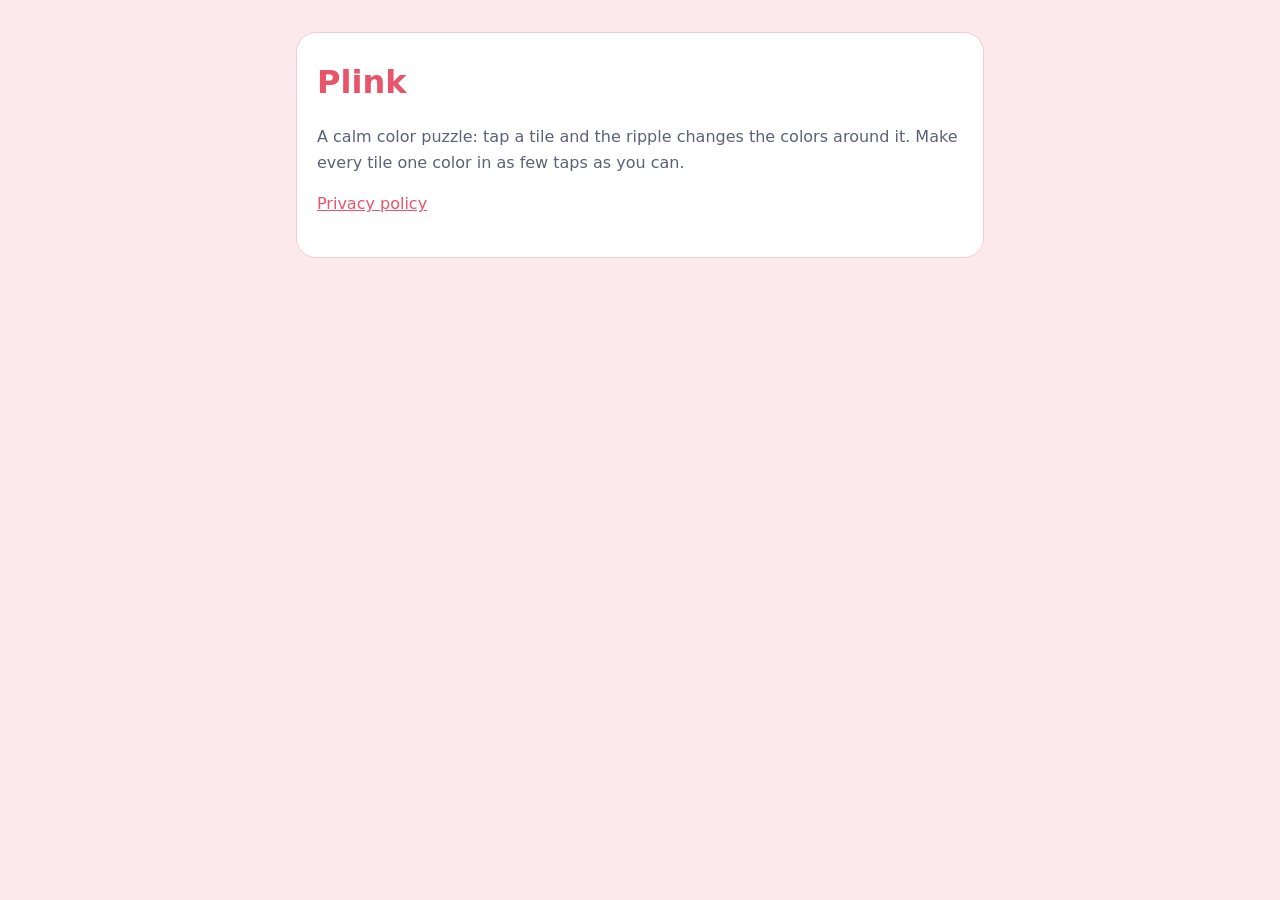
<file: docs/index.html>
<!doctype html>
<html lang="en">
<head>
<meta charset="utf-8">
<meta name="viewport" content="width=device-width, initial-scale=1">
<title>Plink</title>
<link rel="stylesheet" href="style.css">
</head>
<body>
<main>
  <div class="card">
    <h1>Plink</h1>
    <p>A calm color puzzle: tap a tile and the ripple changes the colors around it. Make every tile one color in as few taps as you can.</p>
    <p><a href="privacy.html">Privacy policy</a></p>
  </div>
</main>
</body>
</html>
</file>
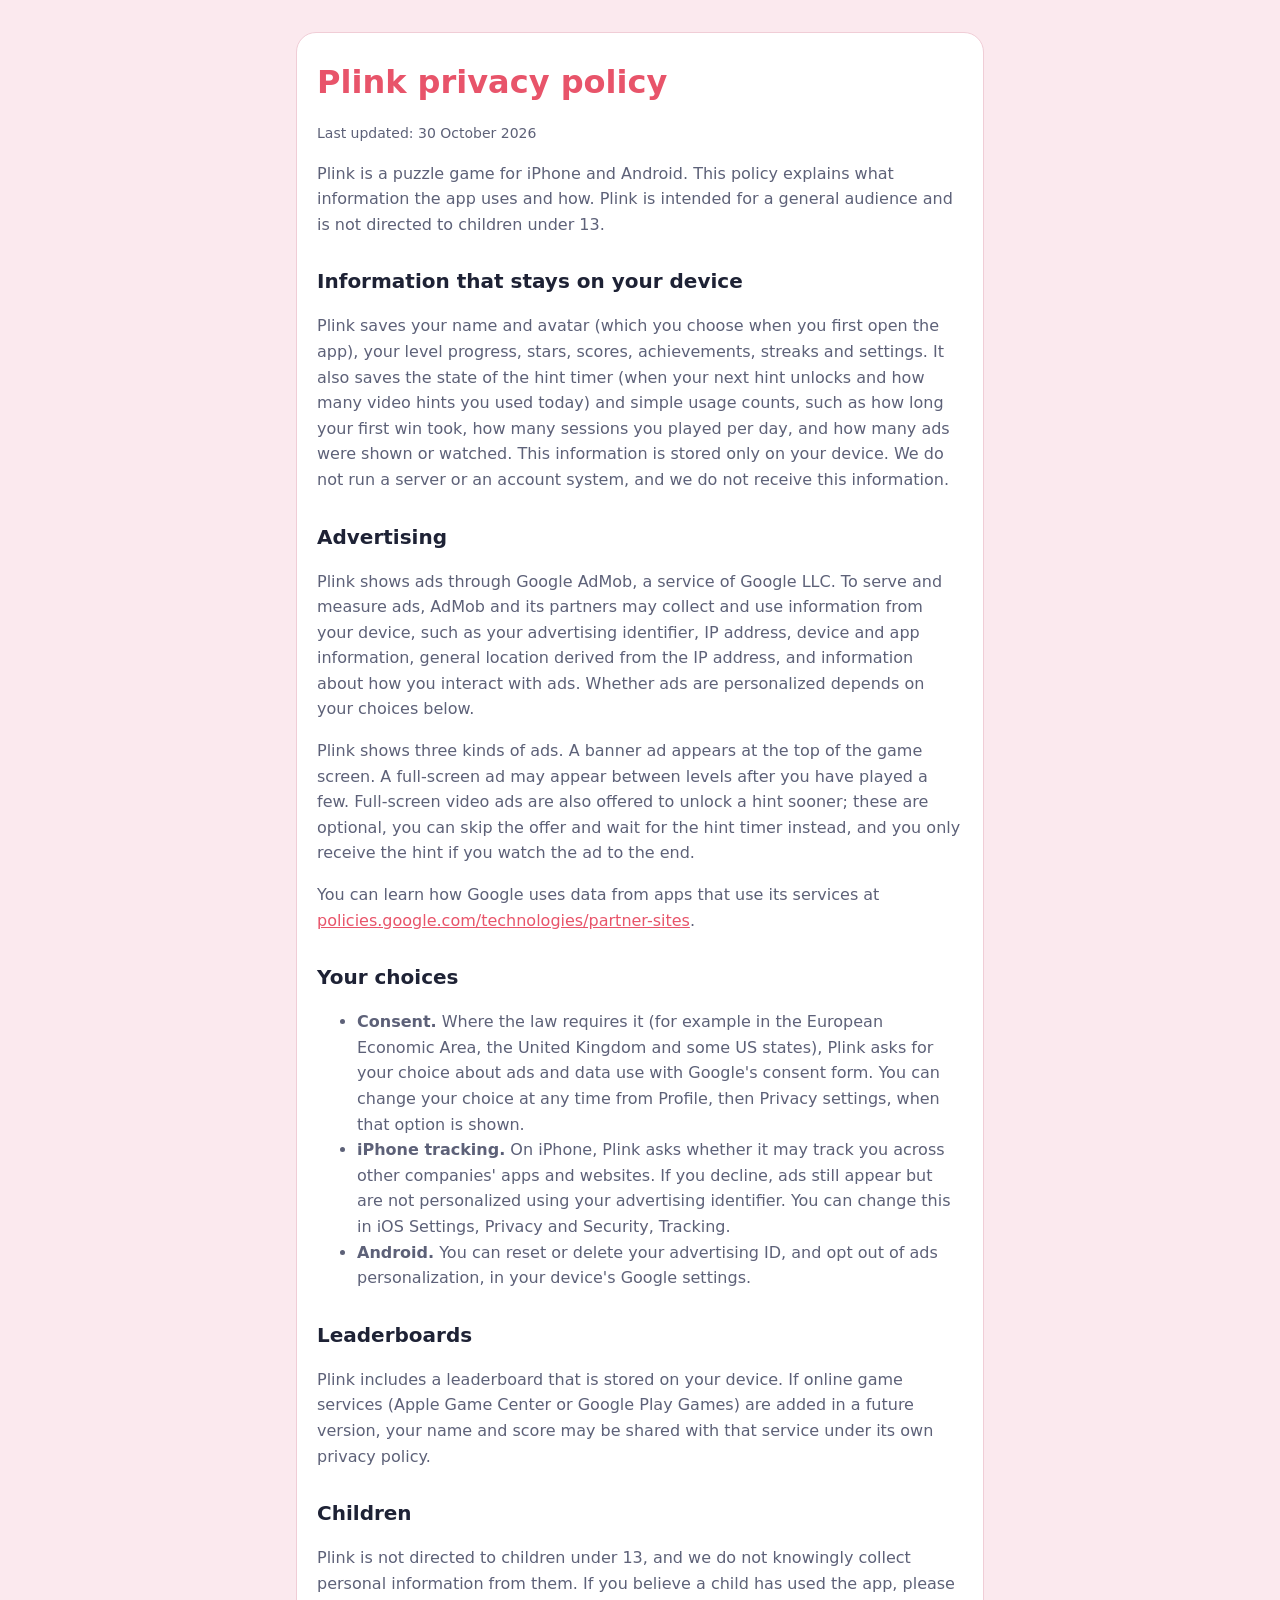
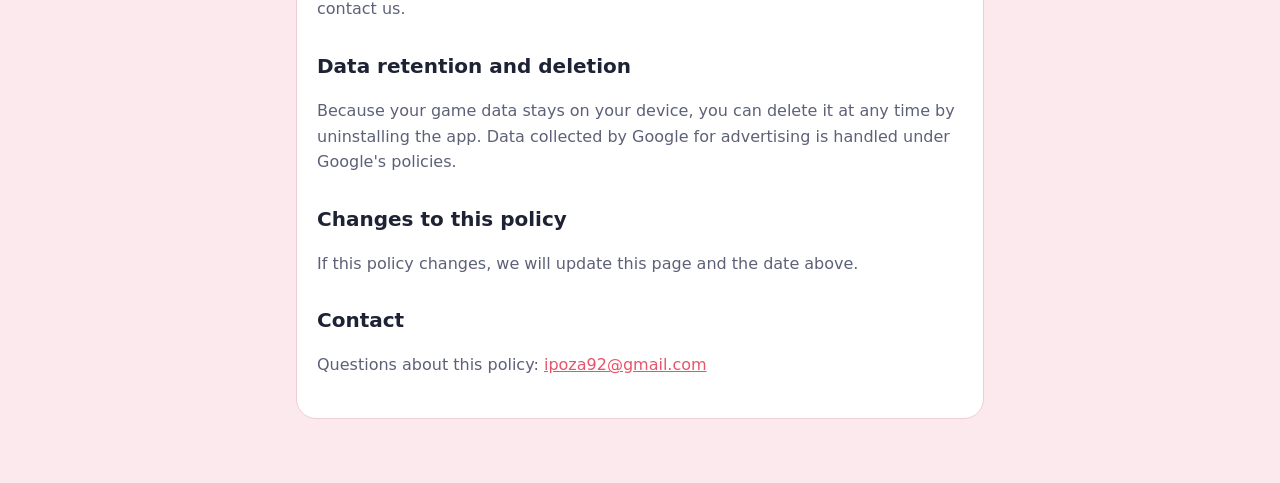
<file: docs/privacy.html>
<!doctype html>
<html lang="en">
<head>
<meta charset="utf-8">
<meta name="viewport" content="width=device-width, initial-scale=1">
<title>Plink privacy policy</title>
<link rel="stylesheet" href="style.css">
</head>
<body>
<main>
  <div class="card">
    <h1>Plink privacy policy</h1>
    <p class="updated">Last updated: 30 October 2026</p>

    <p>Plink is a puzzle game for iPhone and Android. This policy explains what information the app uses and how. Plink is intended for a general audience and is not directed to children under 13.</p>

    <h2>Information that stays on your device</h2>
    <p>Plink saves your name and avatar (which you choose when you first open the app), your level progress, stars, scores, achievements, streaks and settings. It also saves the state of the hint timer (when your next hint unlocks and how many video hints you used today) and simple usage counts, such as how long your first win took, how many sessions you played per day, and how many ads were shown or watched. This information is stored only on your device. We do not run a server or an account system, and we do not receive this information.</p>

    <h2>Advertising</h2>
    <p>Plink shows ads through Google AdMob, a service of Google LLC. To serve and measure ads, AdMob and its partners may collect and use information from your device, such as your advertising identifier, IP address, device and app information, general location derived from the IP address, and information about how you interact with ads. Whether ads are personalized depends on your choices below.</p>
    <p>Plink shows three kinds of ads. A banner ad appears at the top of the game screen. A full-screen ad may appear between levels after you have played a few. Full-screen video ads are also offered to unlock a hint sooner; these are optional, you can skip the offer and wait for the hint timer instead, and you only receive the hint if you watch the ad to the end.</p>
    <p>You can learn how Google uses data from apps that use its services at <a href="https://policies.google.com/technologies/partner-sites">policies.google.com/technologies/partner-sites</a>.</p>

    <h2>Your choices</h2>
    <ul>
      <li><strong>Consent.</strong> Where the law requires it (for example in the European Economic Area, the United Kingdom and some US states), Plink asks for your choice about ads and data use with Google's consent form. You can change your choice at any time from Profile, then Privacy settings, when that option is shown.</li>
      <li><strong>iPhone tracking.</strong> On iPhone, Plink asks whether it may track you across other companies' apps and websites. If you decline, ads still appear but are not personalized using your advertising identifier. You can change this in iOS Settings, Privacy and Security, Tracking.</li>
      <li><strong>Android.</strong> You can reset or delete your advertising ID, and opt out of ads personalization, in your device's Google settings.</li>
    </ul>

    <h2>Leaderboards</h2>
    <p>Plink includes a leaderboard that is stored on your device. If online game services (Apple Game Center or Google Play Games) are added in a future version, your name and score may be shared with that service under its own privacy policy.</p>

    <h2>Children</h2>
    <p>Plink is not directed to children under 13, and we do not knowingly collect personal information from them. If you believe a child has used the app, please contact us.</p>

    <h2>Data retention and deletion</h2>
    <p>Because your game data stays on your device, you can delete it at any time by uninstalling the app. Data collected by Google for advertising is handled under Google's policies.</p>

    <h2>Changes to this policy</h2>
    <p>If this policy changes, we will update this page and the date above.</p>

    <h2>Contact</h2>
    <p>Questions about this policy: <a href="mailto:ipoza92@gmail.com"> ipoza92@gmail.com </a></p>
  </div>
</main>
</body>
</html>
</file>
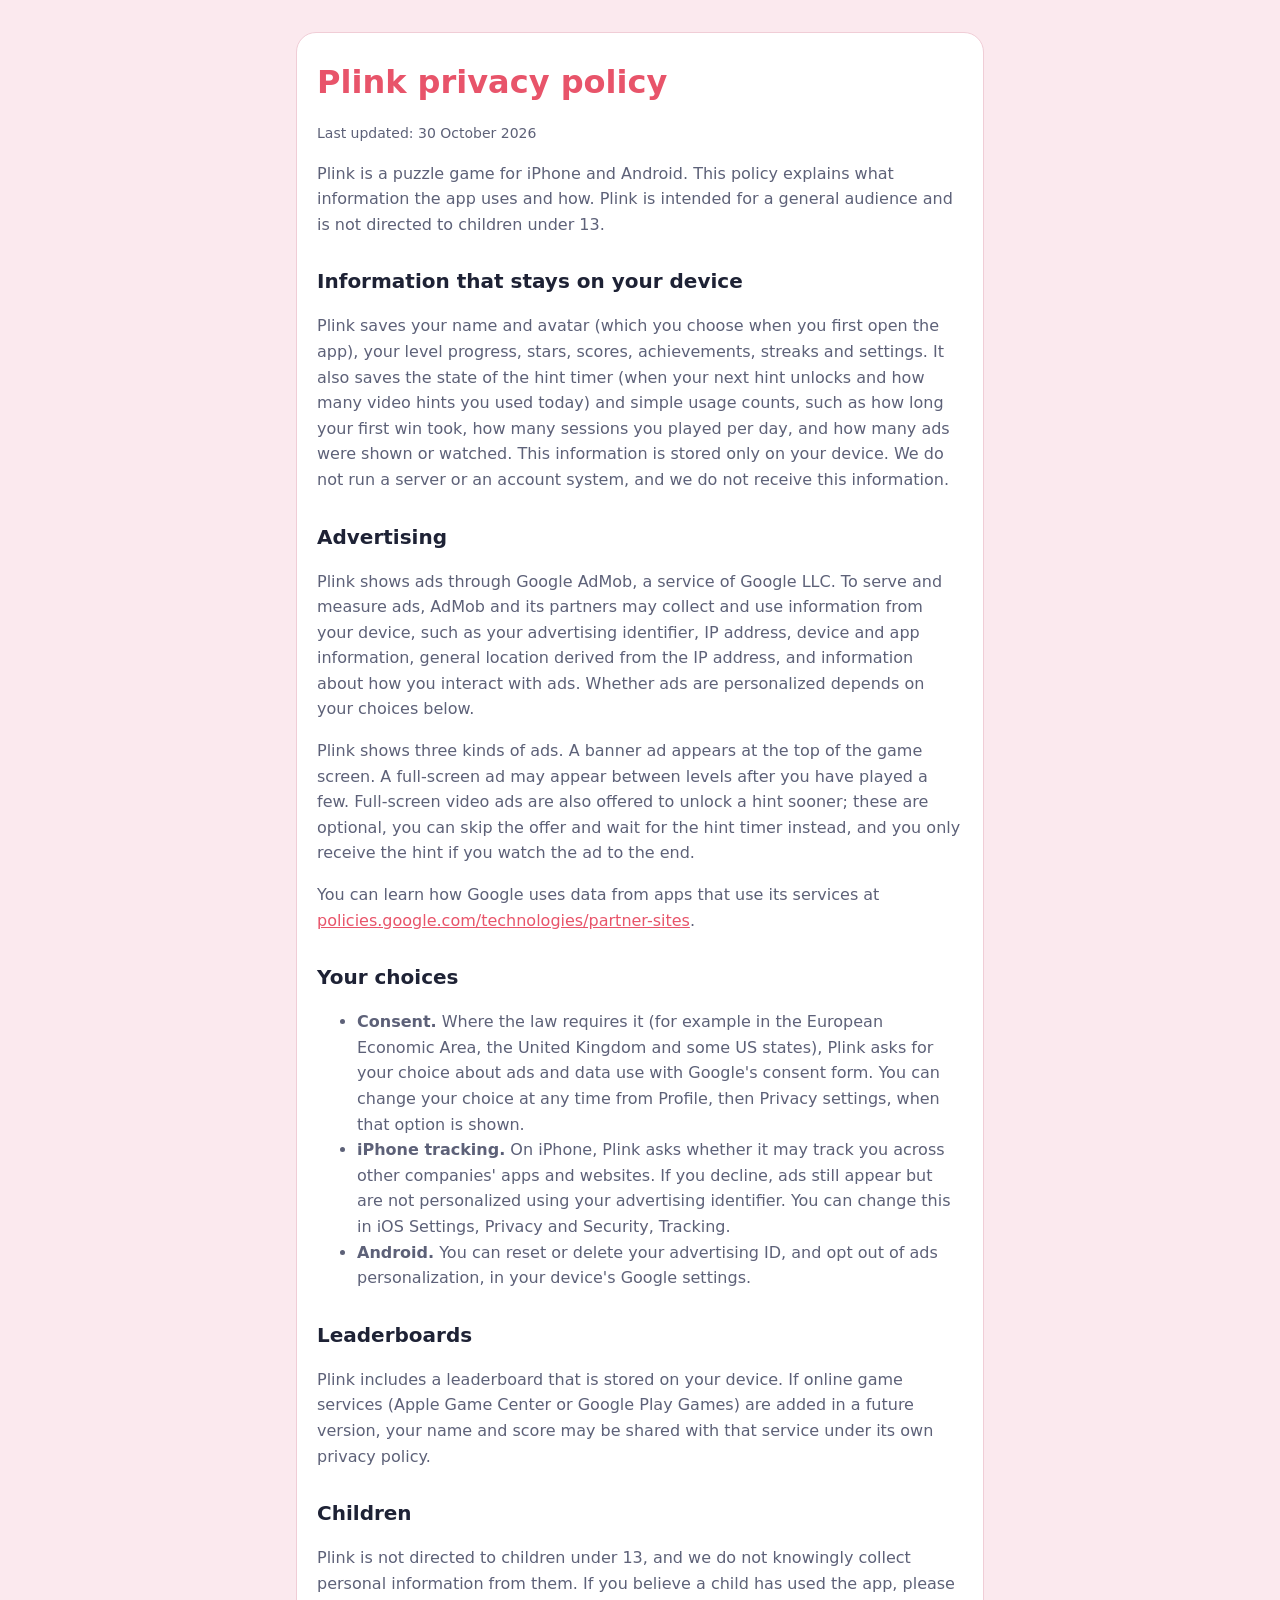
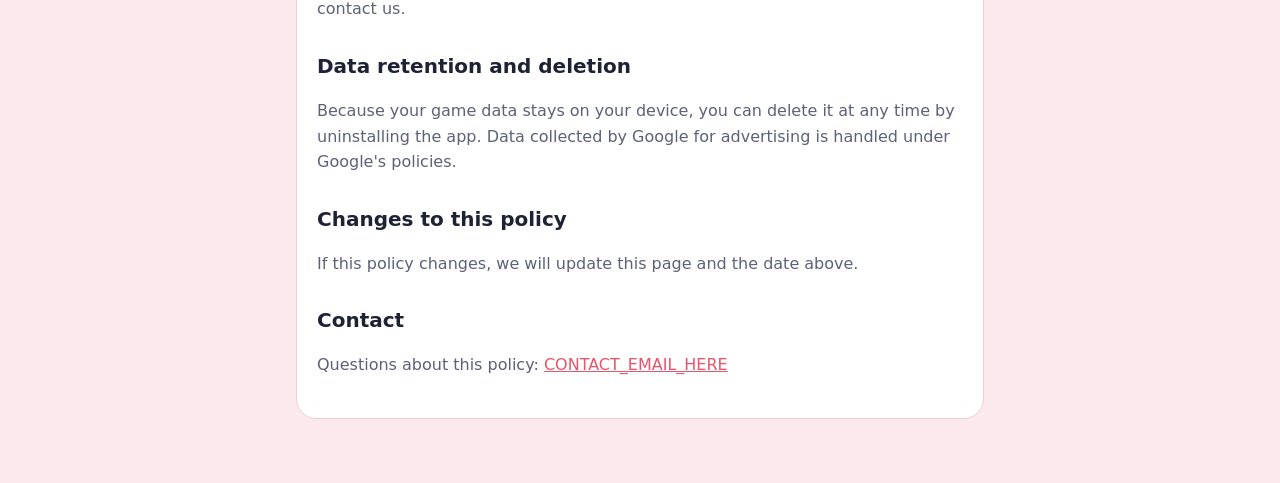
<file: plink/privacy.html>
<!doctype html>
<html lang="en">
<head>
<meta charset="utf-8">
<meta name="viewport" content="width=device-width, initial-scale=1">
<title>Plink privacy policy</title>
<link rel="stylesheet" href="style.css">
</head>
<body>
<main>
  <div class="card">
    <h1>Plink privacy policy</h1>
    <p class="updated">Last updated: 30 October 2026</p>

    <p>Plink is a puzzle game for iPhone and Android. This policy explains what information the app uses and how. Plink is intended for a general audience and is not directed to children under 13.</p>

    <h2>Information that stays on your device</h2>
    <p>Plink saves your name and avatar (which you choose when you first open the app), your level progress, stars, scores, achievements, streaks and settings. It also saves the state of the hint timer (when your next hint unlocks and how many video hints you used today) and simple usage counts, such as how long your first win took, how many sessions you played per day, and how many ads were shown or watched. This information is stored only on your device. We do not run a server or an account system, and we do not receive this information.</p>

    <h2>Advertising</h2>
    <p>Plink shows ads through Google AdMob, a service of Google LLC. To serve and measure ads, AdMob and its partners may collect and use information from your device, such as your advertising identifier, IP address, device and app information, general location derived from the IP address, and information about how you interact with ads. Whether ads are personalized depends on your choices below.</p>
    <p>Plink shows three kinds of ads. A banner ad appears at the top of the game screen. A full-screen ad may appear between levels after you have played a few. Full-screen video ads are also offered to unlock a hint sooner; these are optional, you can skip the offer and wait for the hint timer instead, and you only receive the hint if you watch the ad to the end.</p>
    <p>You can learn how Google uses data from apps that use its services at <a href="https://policies.google.com/technologies/partner-sites">policies.google.com/technologies/partner-sites</a>.</p>

    <h2>Your choices</h2>
    <ul>
      <li><strong>Consent.</strong> Where the law requires it (for example in the European Economic Area, the United Kingdom and some US states), Plink asks for your choice about ads and data use with Google's consent form. You can change your choice at any time from Profile, then Privacy settings, when that option is shown.</li>
      <li><strong>iPhone tracking.</strong> On iPhone, Plink asks whether it may track you across other companies' apps and websites. If you decline, ads still appear but are not personalized using your advertising identifier. You can change this in iOS Settings, Privacy and Security, Tracking.</li>
      <li><strong>Android.</strong> You can reset or delete your advertising ID, and opt out of ads personalization, in your device's Google settings.</li>
    </ul>

    <h2>Leaderboards</h2>
    <p>Plink includes a leaderboard that is stored on your device. If online game services (Apple Game Center or Google Play Games) are added in a future version, your name and score may be shared with that service under its own privacy policy.</p>

    <h2>Children</h2>
    <p>Plink is not directed to children under 13, and we do not knowingly collect personal information from them. If you believe a child has used the app, please contact us.</p>

    <h2>Data retention and deletion</h2>
    <p>Because your game data stays on your device, you can delete it at any time by uninstalling the app. Data collected by Google for advertising is handled under Google's policies.</p>

    <h2>Changes to this policy</h2>
    <p>If this policy changes, we will update this page and the date above.</p>

    <h2>Contact</h2>
    <p>Questions about this policy: <a href="mailto:CONTACT_EMAIL_HERE">CONTACT_EMAIL_HERE</a></p>
  </div>
</main>
</body>
</html>
</file>
<file: docs/style.css>
:root { --bg: #fbe9ee; --card: #ffffff; --ink: #1e2235; --muted: #5d6178; --accent: #e8546a; --line: #f0cdd6; }
@media (prefers-color-scheme: dark) { :root { --bg: #0d0e13; --card: #171923; --ink: #f1f2f7; --muted: #a3a7bb; --line: #2a2d3d; } }
* { box-sizing: border-box; }
body { margin: 0; background: var(--bg); color: var(--ink); font: 16px/1.6 -apple-system, system-ui, "Segoe UI", Roboto, sans-serif; }
main { max-width: 720px; margin: 0 auto; padding: 32px 16px 64px; }
.card { background: var(--card); border: 1px solid var(--line); border-radius: 20px; padding: 24px 20px; }
h1 { margin: 0 0 4px; font-size: 32px; color: var(--accent); }
h2 { margin: 28px 0 6px; font-size: 20px; }
p, li { color: var(--muted); }
a { color: var(--accent); }
.updated { font-size: 14px; }
</file>
<file: plink/style.css>
:root { --bg: #fbe9ee; --card: #ffffff; --ink: #1e2235; --muted: #5d6178; --accent: #e8546a; --line: #f0cdd6; }
@media (prefers-color-scheme: dark) { :root { --bg: #0d0e13; --card: #171923; --ink: #f1f2f7; --muted: #a3a7bb; --line: #2a2d3d; } }
* { box-sizing: border-box; }
body { margin: 0; background: var(--bg); color: var(--ink); font: 16px/1.6 -apple-system, system-ui, "Segoe UI", Roboto, sans-serif; }
main { max-width: 720px; margin: 0 auto; padding: 32px 16px 64px; }
.card { background: var(--card); border: 1px solid var(--line); border-radius: 20px; padding: 24px 20px; }
h1 { margin: 0 0 4px; font-size: 32px; color: var(--accent); }
h2 { margin: 28px 0 6px; font-size: 20px; }
p, li { color: var(--muted); }
a { color: var(--accent); }
.updated { font-size: 14px; }
</file>
